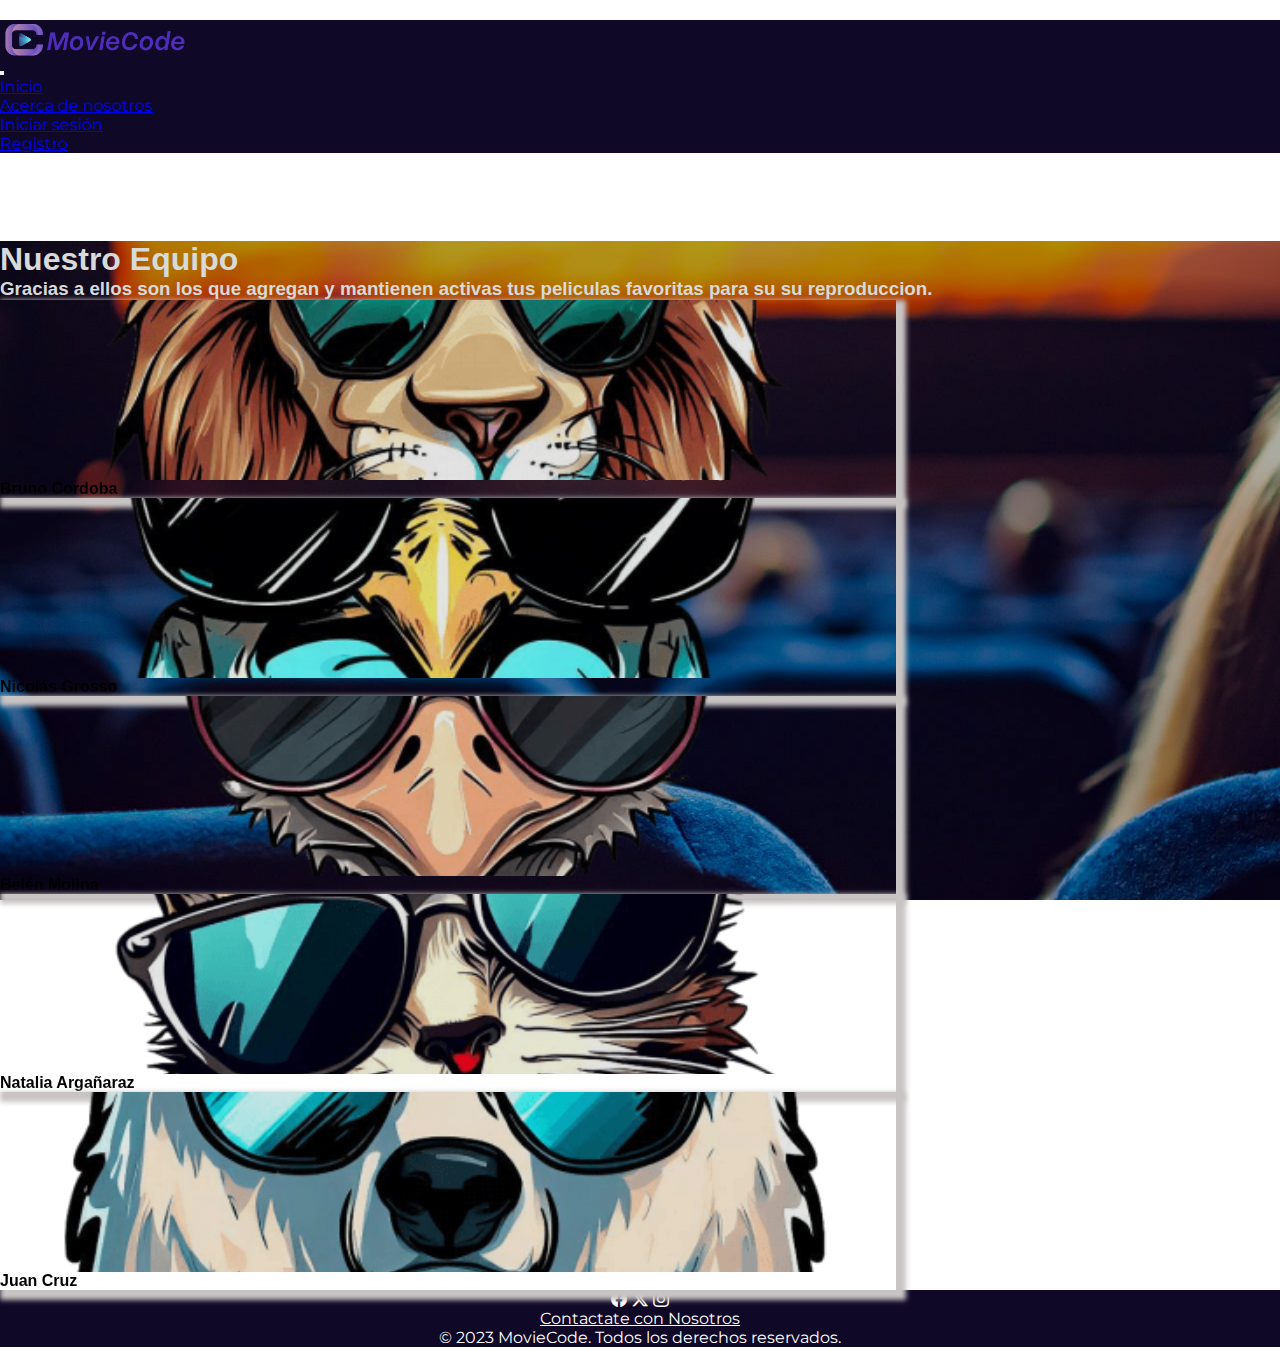
<file: nosotros.html>
<!DOCTYPE html>

<html lang="es">
  <head>
    <meta charset="UTF-8" />
    <meta name="viewport" content="width=device-width, initial-scale=1.0" />
    <!--Link Tipografia-->
    <link rel="preconnect" href="https://fonts.googleapis.com" />
    <link rel="preconnect" href="https://fonts.gstatic.com" crossorigin />
    <link
      href="https://fonts.googleapis.com/css2?family=Montserrat&display=swap"
      rel="stylesheet"
    />
    <!--Link bootstrap-->
    <link
      rel="stylesheet"
      href="https://cdn.jsdelivr.net/npm/bootstrap-icons@1.11.2/font/bootstrap-icons.min.css"
    />
    <link
      href="https://cdn.jsdelivr.net/npm/bootstrap@5.3.2/dist/css/bootstrap.min.css"
      rel="stylesheet"
      integrity="sha384-T3c6CoIi6uLrA9TneNEoa7RxnatzjcDSCmG1MXxSR1GAsXEV/Dwwykc2MPK8M2HN"
      crossorigin="anonymous"
    />
    <!--Link css-->
    <link rel="stylesheet" href="css/style.css" />
    <link rel="stylesheet" href="./css/nosotro.css" />

    <title>MovieCode</title>
    <link rel="icon" href="./img/Claqueta.ico" />
  </head>

  <body>
    <header>
      <nav class="navbar navbar-expand-lg navbar-dark d-flex">
        <div class="container-fluid">
          <div class="imagenNav">
            <a class="navbar-brand navImg" href="#"
              ><img
                class="navLogo"
                src="./img/LogoMovieCodeNew.png"
                alt="Logo de MovieCode"
            /></a>
          </div>
          <button
            class="navbar-toggler"
            type="button"
            data-bs-toggle="collapse"
            data-bs-target="#navbarSupportedContent"
            aria-controls="navbarSupportedContent"
            aria-expanded="false"
            aria-label="Toggle navigation"
          >
            <span class="navbar-toggler-icon"></span>
          </button>
          <div class="collapse navbar-collapse" id="navbarSupportedContent">
            <ul class="navbar-nav ms-auto mb-2 mb-lg-0">
              <li class="nav-item">
                <a class="nav-link active" aria-current="page" href="#"
                  >Inicio</a
                >
              </li>
              <li class="nav-item">
                <a class="nav-link" href="#">Acerca de nosotros</a>
              </li>
              <li class="nav-item">
                <a class="nav-link" href="#">Iniciar sesión</a>
              </li>
              <li class="nav-item">
                <a class="nav-link" href="#">Registro</a>
              </li>
            </ul>
          </div>
        </div>
      </nav>
    </header>
    <main>
      <div class="containers container">
        <h1 class="text-center ">
          <span>Nuestro Equipo</span>
        </h1>
        <h3 class="text-center ">
          <strong
            >Gracias a ellos son los que agregan y mantienen activas tus peliculas favoritas para su
            su reproduccion.</strong
          >
        </h3>

        <div class="row justify-content-center ms-5">
          <article class="col-12 col-md-6 col-lg-4 mb-3">
            <div class="card rounded-circle">
              <img
                src="./img/nosotros3.png"
                class="card-img-top1"
                alt="Bruno Nahuel Cordoba"
              />
              <div class="card-body bg-dark text-light">
                <h4 class="text-center">Bruno Cordoba</h4>
              </div>
            </div>
          </article>
          <article class="col-12 col-md-6 col-lg-4 mb-3">
            <div class="card rounded-circle">
              <img
                src="./img/nosotros2.png"
                class="card-img-top2"
                alt="Nicolás Grosso"
              />
              <div class="card-body bg-dark text-light">
                <h4 class="text-center">Nicolás Grosso</h4>
              </div>
            </div>
          </article>
          <article class="col-12 col-md-6 col-lg-4 mb-3">
            <div class="card rounded-circle">
              <img
                src="./img/nosotros4.png"
                class="card-img-top3"
                alt="María Belén Molina"
              />
              <div class="card-body bg-dark text-light">
                <h4 class="text-center">Belén Molina</h4>
              </div>
            </div>
          </article>

          <div class="row justify-content-center ms-5">
            <article class="col-12 col-md-6 col-lg-4 mb-3">
              <div class="card rounded-circle">
                <img
                  src="./img/nosotros1.png "
                  class="card-img-top4"
                  alt="Natalia Elizabeth Argañaraz "
                />
                <div class="card-body bg-dark text-light">
                  <h4 class="text-center">Natalia  Argañaraz</h4>
                </div>
              </div>
            </article>
            <article class="col-12 col-md-6 col-lg-4 mb-3">
              <div class="card rounded-circle">
                <img
                  src="./img/nosotros5.png"
                  class="card-img-top5"
                  alt="Juan Cruz"
                />
                <div class="card-body bg-dark text-light">
                  <h4 class="text-center">Juan Cruz</h4>
                </div>
              </div>
            </article>
          </div>
        </div>
      </div>
    </main>
    <footer>
        <div class="container">
          <div class="row">
            <div class="col-md-12">
              <h4 class="mt-3 textoFooter">
                <i class="bi bi-facebook me-2"></i>
                <i class="bi bi-twitter-x me-2"></i>
                <i class="bi bi-instagram"></i>
              </h4>
              <a href="#" class="textoFooter">Contactate con Nosotros</a>
              <p class="textoFooter mt-1">
                &copy; 2023 MovieCode. Todos los derechos reservados.
              </p>
            </div>
          </div>
        </div>
      </footer>
  
      <!--Script bootstrap-->
      <script
        src="https://cdn.jsdelivr.net/npm/bootstrap@5.3.2/dist/js/bootstrap.bundle.min.js"
        integrity="sha384-C6RzsynM9kWDrMNeT87bh95OGNyZPhcTNXj1NW7RuBCsyN/o0jlpcV8Qyq46cDfL"
        crossorigin="anonymous"
      ></script>
    </body>
  </html>
</file>
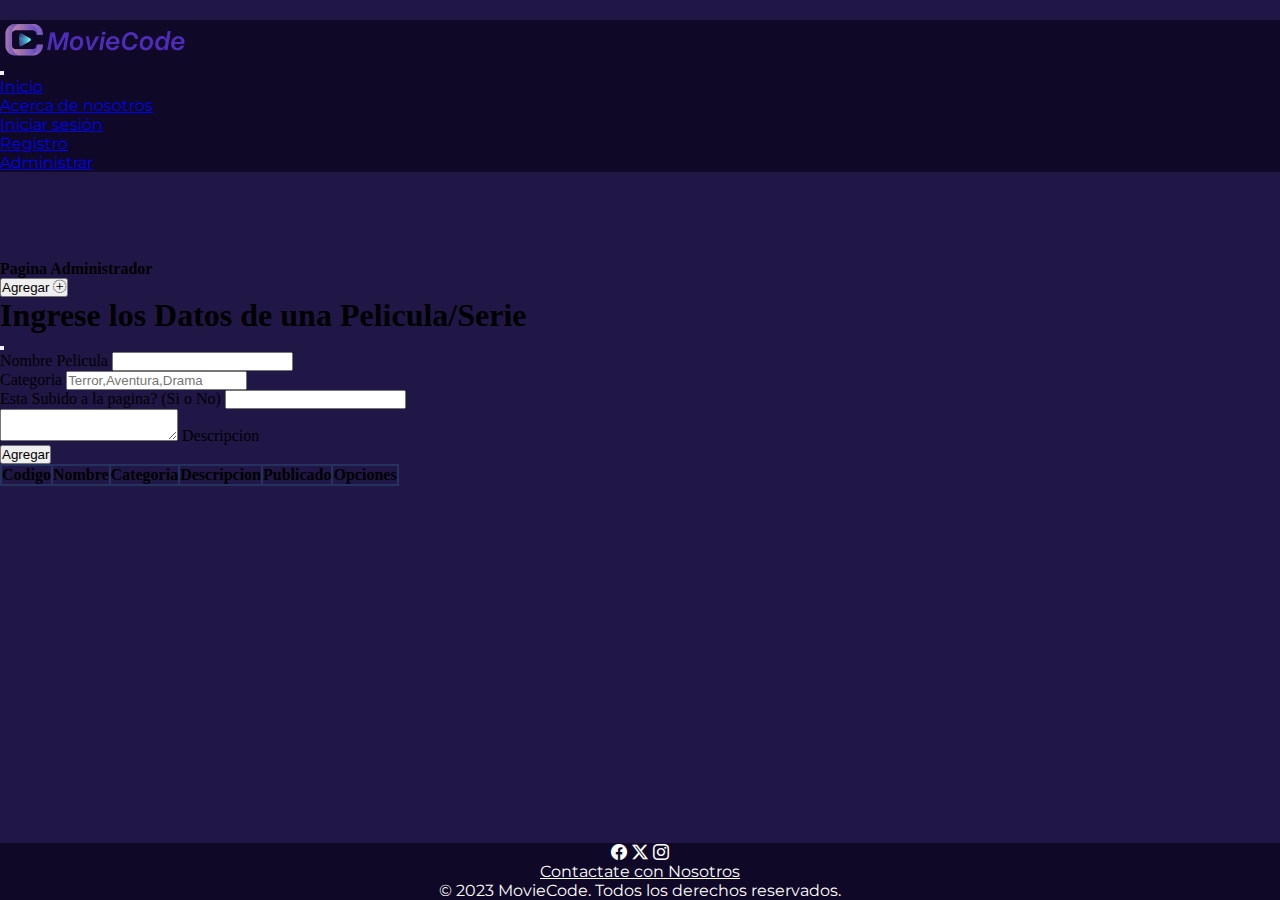
<file: pages/Administracion.html>
<!DOCTYPE html>

<html lang="es">
  <head>
    <meta charset="UTF-8" />
    <meta name="viewport" content="width=device-width, initial-scale=1.0" />
    <!--Link Tipografia-->
    <link rel="preconnect" href="https://fonts.googleapis.com" />
    <link rel="preconnect" href="https://fonts.gstatic.com" crossorigin />
    <link
      href="https://fonts.googleapis.com/css2?family=Montserrat&display=swap"
      rel="stylesheet"
    />
    <!--Link bootstrap-->
    <link
      rel="stylesheet"
      href="https://cdn.jsdelivr.net/npm/bootstrap-icons@1.11.2/font/bootstrap-icons.min.css"
    />
    <link
      href="https://cdn.jsdelivr.net/npm/bootstrap@5.3.2/dist/css/bootstrap.min.css"
      rel="stylesheet"
      integrity="sha384-T3c6CoIi6uLrA9TneNEoa7RxnatzjcDSCmG1MXxSR1GAsXEV/Dwwykc2MPK8M2HN"
      crossorigin="anonymous"
    />
    <!--Link css-->
    <link rel="stylesheet" href="../css/style.css" />
    <title>Administrador</title>
    <link rel="icon" href="../img/Claqueta.ico" />
  </head>

  <body id="admin">
    <header>
      <nav class="navbar navbar-expand-lg navbar-dark d-flex">
        <div class="container-fluid">
          <div class="imagenNav">
            <a class="navbar-brand navImg" href="#"
              ><img
                class="navLogo"
                src="../img/LogoMovieCodeNew.png"
                alt="Logo de MovieCode"
            /></a>
          </div>
          <button
            class="navbar-toggler"
            type="button"
            data-bs-toggle="collapse"
            data-bs-target="#navbarSupportedContent"
            aria-controls="navbarSupportedContent"
            aria-expanded="false"
            aria-label="Toggle navigation"
          >
            <span class="navbar-toggler-icon"></span>
          </button>
          <div class="collapse navbar-collapse" id="navbarSupportedContent">
            <ul class="navbar-nav ms-auto mb-2 mb-lg-0">
              <li class="nav-item">
                <a class="nav-link" aria-current="page" href="#"
                  >Inicio</a
                >
              </li>
              <li class="nav-item">
                <a class="nav-link" href="#">Acerca de nosotros</a>
              </li>
              <li class="nav-item">
                <a class="nav-link" href="#">Iniciar sesión</a>
              </li>
              <li class="nav-item">
                <a class="nav-link" href="#">Registro</a>
              </li>
              <li class="nav-item">
                <a class="nav-link active" href="#">Administrar</a>
              </li>
            </ul>
          </div>
        </div>
      </nav>
    </header>
    <main>
        <h4 class="text-center py-3 text-light">Pagina Administrador</h4>
        <div class="text-end container">
          <!-- Boton para modal -->
          <button
            type="button"
            class="btn btn-primary"
            data-bs-toggle="modal"
            data-bs-target="#modal"
          >
            Agregar <i class="bi bi-plus-circle-dotted"></i>
          </button>
  
          <!-- Modal -->
          <div
            class="modal fade"
            id="modal"
            tabindex="-1"
            aria-labelledby="modalLabel"
            aria-hidden="true"
          >
            <div class="modal-dialog">
              <div class="modal-content">
                <div class="modal-header">
                  <h1 class="modal-title fs-5" id="modalLabel">
                    Ingrese los Datos de una Pelicula/Serie
                  </h1>
                  <button
                    type="button"
                    class="btn-close "
                    data-bs-dismiss="modal"
                    aria-label="Close"
                  ></button>
                </div>
                <div class="modal-body">
                  <!--Formulario-->
                  <form class="text-start">
                    <div class="mb-3">
                      <label for="nombre" class="form-label"
                        >Nombre Pelicula
                      </label>
                      <input
                        type="text"
                        class="form-control"
                        id="nombre"
                        minlength="5"
                        maxlength="15"
                        required
                      />
                    </div>
  
                 
                    <div class="mb-3">
                      <label for="categoria" class="form-label"
                        >Categoria
                      </label>
                      <input
                        type="text"
                        class="form-control"
                        id="categoria"
                        placeholder="Terror,Aventura,Drama"
                        minlength="5"
                        maxlength="15"
                        required
                      />
                    </div>

                    <div class="mb-3">
                      <label for="subidoPagina" class="form-label"
                        >Esta Subido a la pagina? (Si o No)
                      </label>
                      <input
                        type="text"
                        class="form-control"
                        id="subidoPagina"
                        maxlength="2"
                        minlength="2"
                        required
                      />
                    </div>
                    
                   
  
                    <div class="form-floating">
                      <textarea
                        class="form-control "
                        required
                        minlength="10"
                        maxlength="50"
                       
                        id="descripcion"
                      ></textarea>
                      <label for="descripcion">Descripcion</label>
                    </div>
  
                    <div class="my-2 text-end">
                      <button type="submit" class="btn btn-primary">
                        Agregar
                      </button>
                    </div>
                  </form>
                </div>
              </div>
            </div>
          </div>
        </div>
  
        <section class="container">
          <div class="table-responsive ">
            <table class="table table-striped mt-4 text-center">
              <thead>
                <tr>
                  <th scope="col">Codigo</th>
                  <th scope="col">Nombre</th>
                  <th scope="col">Categoria</th>
                  <th scope="col">Descripcion</th>
                  <th scope="col">Publicado</th>
                  <th scope="col">Opciones</th>
                </tr>
              </thead>
              <tbody>
               <!-- <tr>
                  <th scope="row">313123</th>
                  <td>Napoleón</td>
                  <td>Drama Historia Guerra</td>
                  <td>
                    <p>
                      Una mirada personal a los orígenes del líder militar francés
                      y su rápido y despiadado ascenso a emperador.
                    </p>
                  </td>
                  <td>
                    <i
                      <i
                      class="bi bi-file-earmark-excel-fill fs-4 text-danger"
                    ></i>
                  </td>
                  <td >
                    <button type="button" title="Editar" class="btn lapiz fs-4 text-info">
                      <i class="bi bi-pencil-square"></i>
                    </button>
                    <button
                      type="submit"
                      title="Destacar"
                      class="btn estrella fs-4 text-warning"
                    >
                      <i class="bi bi-star-fill"></i>
                    </button>
                    <button type="button" title="Eliminar" class="btn tacho fs-4 text-secondary">
                      <i class="bi bi-trash-fill"></i>
                    </button>
                  </td>
                </tr>-->
              </tbody>
            </table>
          </div>
        </section>
      </main>

    

    <footer>
      <div class="container">
        <div class="row">
          <div class="col-md-12">
            <h4 class="mt-3 textoFooter">
              <i class="bi bi-facebook me-2"></i>
              <i class="bi bi-twitter-x me-2"></i>
              <i class="bi bi-instagram"></i>
            </h4>
            <a href="#" class="textoFooter">Contactate con Nosotros</a>
            <p class="textoFooter mt-1">
              &copy; 2023 MovieCode. Todos los derechos reservados.
            </p>
          </div>
        </div>
      </div>
    </footer>

    <!--Script bootstrap-->
    <script
      src="https://cdn.jsdelivr.net/npm/bootstrap@5.3.2/dist/js/bootstrap.bundle.min.js"
      integrity="sha384-C6RzsynM9kWDrMNeT87bh95OGNyZPhcTNXj1NW7RuBCsyN/o0jlpcV8Qyq46cDfL"
      crossorigin="anonymous"
    ></script>
    <script type="module" src="../js/app.js"></script>
  </body>
</html>
</file>
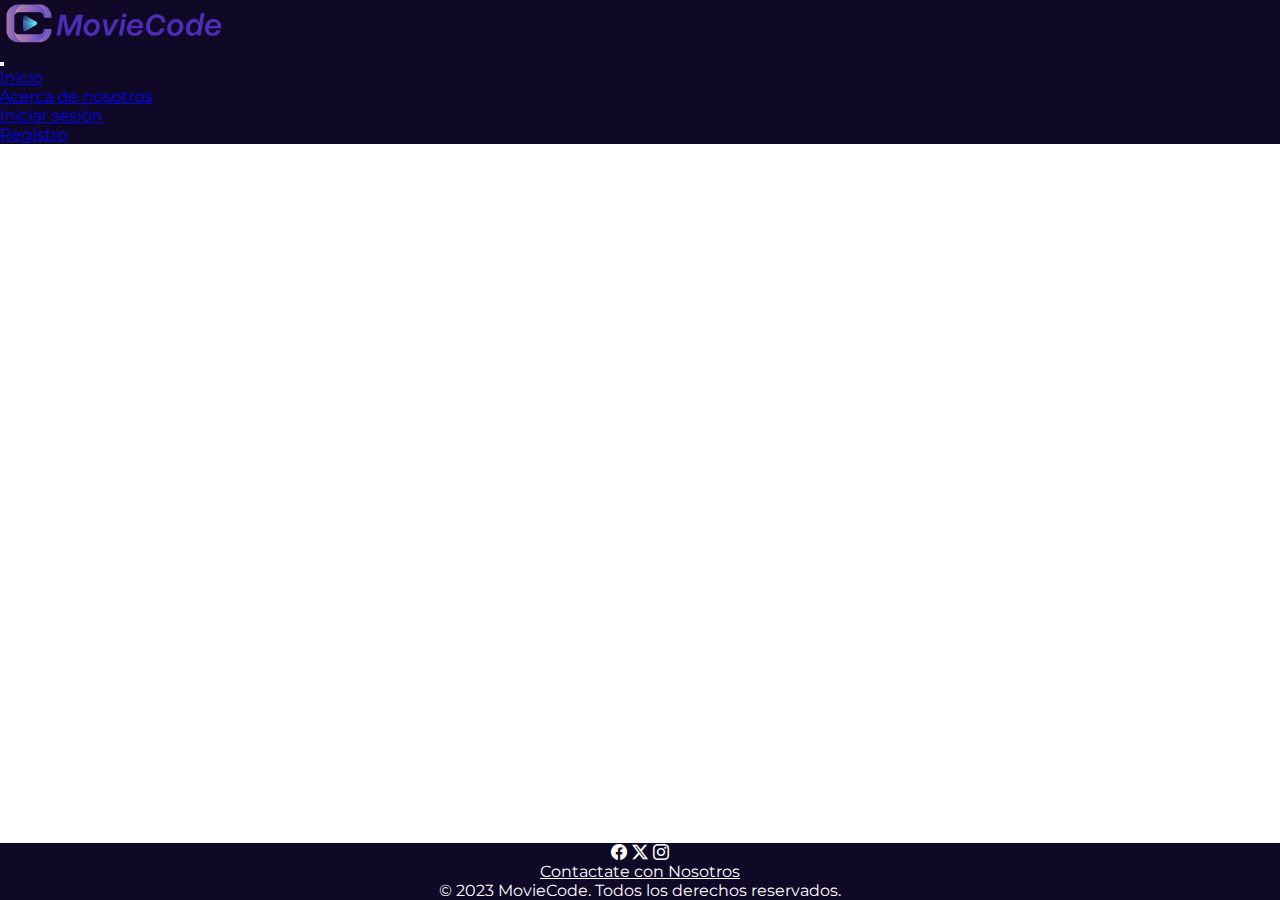
<file: pages/detallepelis.html>
<!DOCTYPE html>
<html lang="es">

<head>
    <meta charset="UTF-8" />
    <meta name="viewport" content="width=device-width, initial-scale=1.0" />
    <!--Link Tipografia-->
    <link rel="preconnect" href="https://fonts.googleapis.com" />
    <link rel="preconnect" href="https://fonts.gstatic.com" crossorigin />
    <link href="https://fonts.googleapis.com/css2?family=Montserrat&display=swap" rel="stylesheet" />
    <!--Link bootstrap-->
    <link rel="stylesheet" href="https://cdn.jsdelivr.net/npm/bootstrap-icons@1.11.2/font/bootstrap-icons.min.css" />
    <link href="https://cdn.jsdelivr.net/npm/bootstrap@5.3.2/dist/css/bootstrap.min.css" rel="stylesheet"
        integrity="sha384-T3c6CoIi6uLrA9TneNEoa7RxnatzjcDSCmG1MXxSR1GAsXEV/Dwwykc2MPK8M2HN" crossorigin="anonymous" />
    <!--Link css-->
    <link rel="stylesheet" href="/css/detalle.css" />
    <title>MovieCode</title>
    <link rel="icon" href="/img/Claqueta.ico" />
</head>

<body>
    <header>
        <nav class="navbar navbar-expand-lg navbar-dark d-flex position-fixed">
            <div class="container-fluid">
                <div class="imagenNav">
                    <a class="navbar-brand navImg" href="../index.html"><img class="navLogo" src="/img/LogoMovieCodeNew.png"
                            alt="Logo de MovieCode" /></a>
                </div>
                <button class="navbar-toggler" type="button" data-bs-toggle="collapse"
                    data-bs-target="#navbarSupportedContent" aria-controls="navbarSupportedContent"
                    aria-expanded="false" aria-label="Toggle navigation">
                    <span class="navbar-toggler-icon"></span>
                </button>
                <div class="collapse navbar-collapse" id="navbarSupportedContent">
                    <ul class="navbar-nav ms-auto mb-2 mb-lg-0">
                        <li class="nav-item">
                            <a class="nav-link" aria-current="page" href="../index.html">Inicio</a>
                        </li>
                        <li class="nav-item">
                            <a class="nav-link" href="./nosotros.html">Acerca de nosotros</a>
                        </li>
                        <li class="nav-item">
                            <a class="nav-link" href="./inicioseccion.html">Iniciar sesión</a>
                        </li>
                        <li class="nav-item">
                            <a class="nav-link" href="./registro.html">Registro</a>
                        </li>
                    </ul>
                </div>
            </div>
        </nav>
    </header>
    <main>
        <div class="card mb-3" id="cuerpoCard">
        </div>
    </main>
    <footer>
        <div class="container">
            <div class="row">
                <div class="col-md-12">
                    <h4 class="mt-3 textoFooter">
                        <i class="bi bi-facebook me-2"></i>
                        <i class="bi bi-twitter-x me-2"></i>
                        <i class="bi bi-instagram"></i>
                    </h4>
                    <a href="../pages/contacto.html" class="textoFooter">Contactate con Nosotros</a>
                    <p class="textoFooter mt-1">
                        &copy; 2023 MovieCode. Todos los derechos reservados.
                    </p>
                </div>
            </div>
        </div>
    </footer>
    <!--Script bootstrap-->
    <script src="https://cdn.jsdelivr.net/npm/bootstrap@5.3.2/dist/js/bootstrap.bundle.min.js"
        integrity="sha384-C6RzsynM9kWDrMNeT87bh95OGNyZPhcTNXj1NW7RuBCsyN/o0jlpcV8Qyq46cDfL"
        crossorigin="anonymous"></script>
    <!--scrip js-->
    <script src="../js/detalle.js"></script>
</body>

</html>
</file>
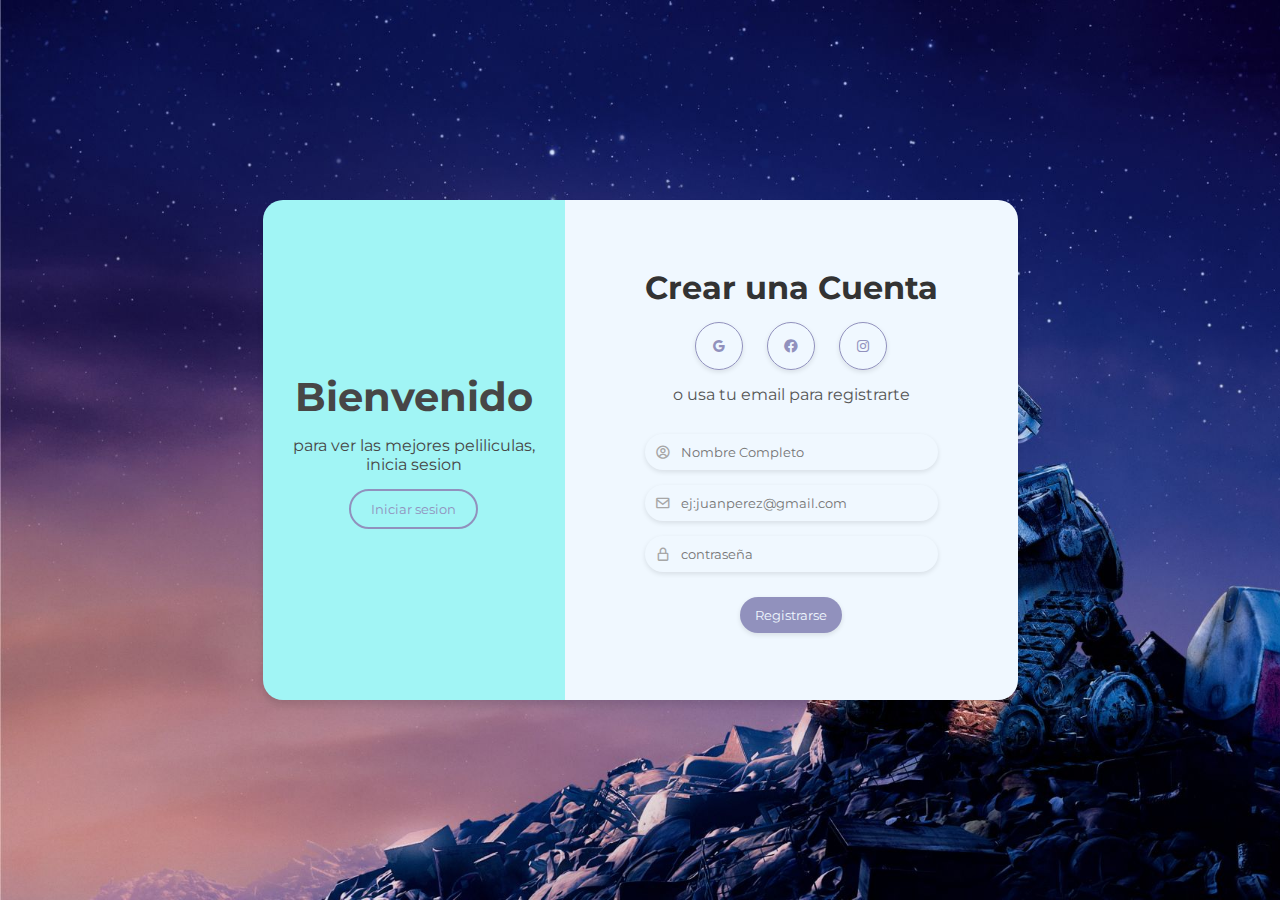
<file: pages/inicioseccion.html>
<!DOCTYPE html>
<html lang="es">
  <head>
    <meta charset="UTF-8" />
    <meta name="viewport" content="width=device-width, initial-scale=1.0" />
    <link rel="preconnect" href="https://fonts.googleapis.com" />
    <link rel="preconnect" href="https://fonts.gstatic.com" crossorigin />
    <link
      href="https://fonts.googleapis.com/css2?family=Bebas+Neue&family=Lora:ital@0;1&family=Montserrat&family=Poppins:wght@400;500;600;700&family=Roboto+Condensed:ital@1&family=Roboto:wght@300&family=Sometype+Mono&display=swap"
      rel="stylesheet"
    />
    <link rel="stylesheet" href="https://cdn.jsdelivr.net/npm/bootstrap-icons@1.11.2/font/bootstrap-icons.min.css" />
    <link href="https://cdn.jsdelivr.net/npm/bootstrap@5.3.2/dist/css/bootstrap.min.css" rel="stylesheet"
        integrity="sha384-T3c6CoIi6uLrA9TneNEoa7RxnatzjcDSCmG1MXxSR1GAsXEV/Dwwykc2MPK8M2HN" crossorigin="anonymous" />
    <link
      href="https://unpkg.com/boxicons@2.1.4/css/boxicons.min.css"
      rel="stylesheet"
    />
    <link rel="stylesheet" href="../css/inicio.css" />
    <title>Formulario de Registro</title>
  </head>
  <body>
      <div class="container-form register">
          <div class="information">
                <div class="info-childs">
                <h2>Bienvenido</h2>
                <p>para ver las mejores peliliculas, inicia sesion</p>
                <input type="button" value="Iniciar sesion" id="sing-in">
                </div>
            </div>
      <div class="form-information">
        <div class="form-information-childs">
          <h2>Crear una Cuenta</h2>
          <div class="icons">
            <i class="bx bxl-google"></i>
            <i class="bx bxl-facebook-circle"></i>
            <i class="bx bxl-instagram"></i>
          </div>
          <p>o usa tu email para registrarte</p>
          <form class="form">
            <label>
              <i class="bx bx-user-circle"></i>
              <input type="text" placeholder="Nombre Completo" />
            </label>
            <label>
              <i class="bx bx-envelope"></i>
              <input type="email" placeholder="ej:juanperez@gmail.com" />
            </label>
            <label>
              <i class="bx bx-lock-alt"></i>
              <input type="text" placeholder="contraseña" />
            </label>
            <input type="submit" value="Registrarse" />
          </form>
        </div>
      </div>
    </div>

    <div class="container-form login hide">
      <div class="information">
        <div class="info-childs">
          <h2>Bienvenido nuevamente!!</h2>
          <p>para ver las mejores peliculas, inicia sesion</p>
          <input type="button" value="Registrarse" id="sing-up">
        </div>
      </div>
      <div class="form-information">
        <div class="form-information-childs">
          <h2>Iniciar Sesion</h2>
          <div class="icons">
            <i class="bx bxl-google"></i>
            <i class="bx bxl-facebook-circle"></i>
            <i class="bx bxl-instagram"></i>
          </div>
          <p>o iniciar sesion con una cuenta</p>
          <form class="form">
            <label>
              <i class="bx bx-envelope"></i>
              <input type="email" placeholder="ej:juanperez@gmail.com" />
            </label>
            <label>
              <i class="bx bx-lock-alt"></i>
              <input type="text" placeholder="contraseña" />
            </label>
            <input type="submit" value="Iniciar sesion" />
          </form>
        </div>
      </div>
    </div>

    <script src="../js/inicio.js"></script>
  </body>
</html>
</file>
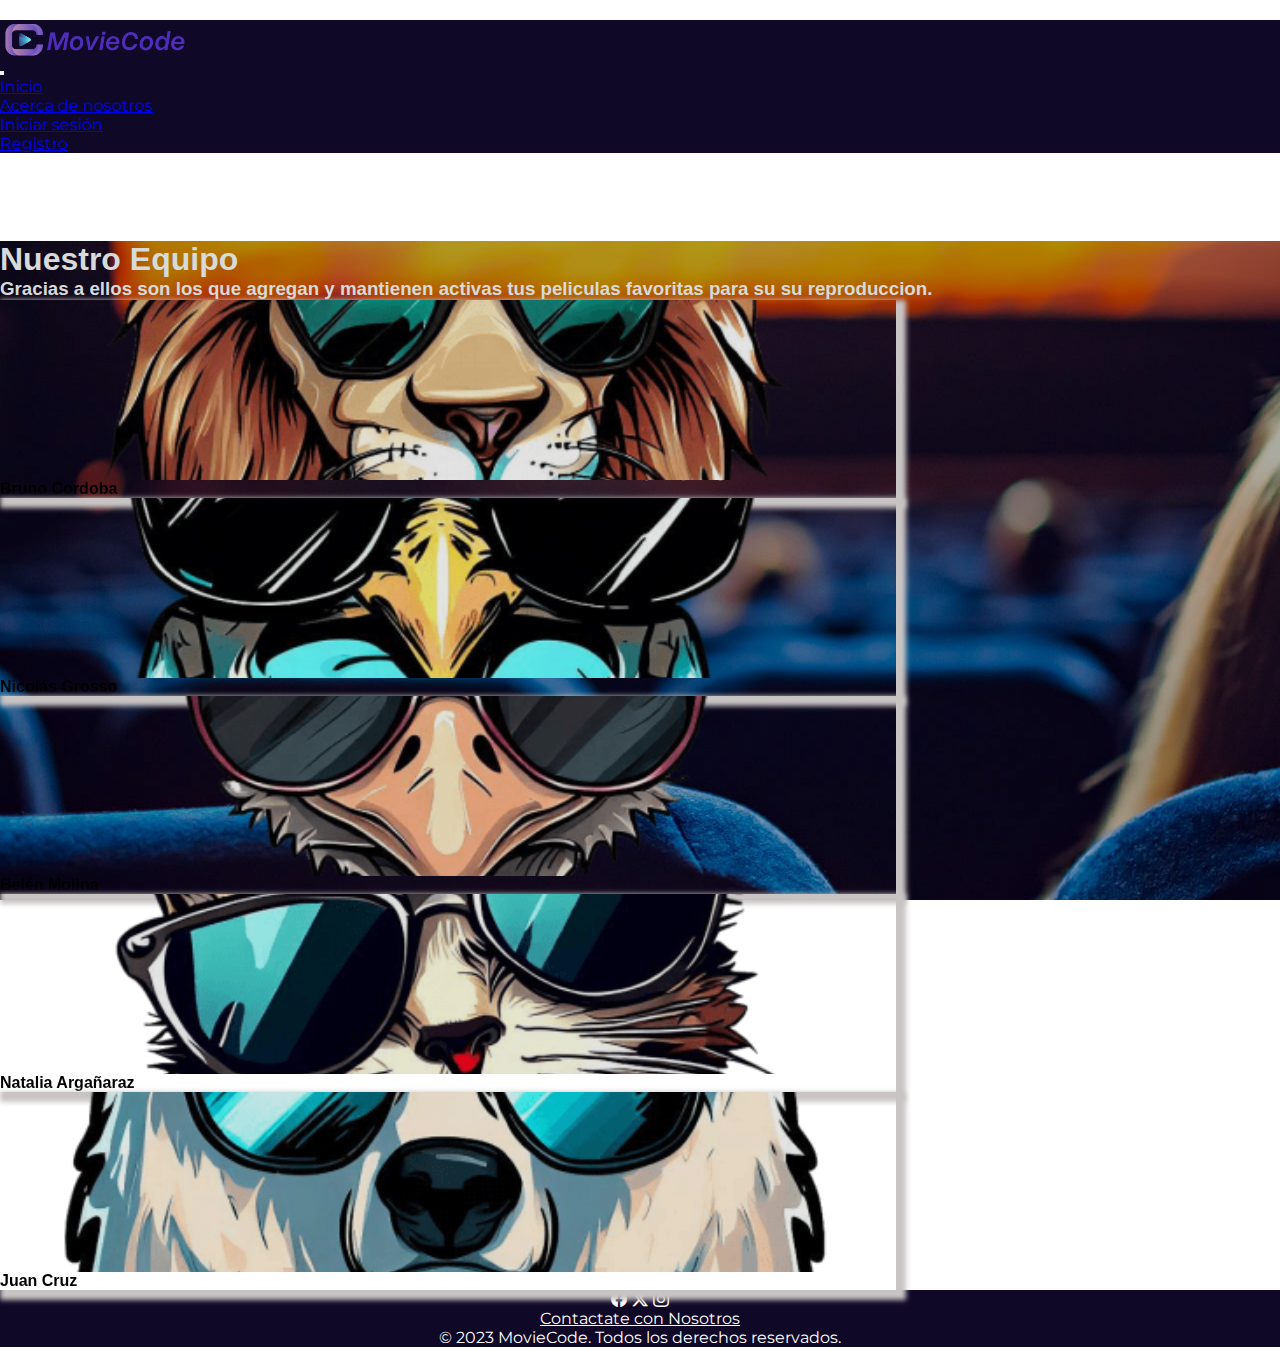
<file: pages/nosotros.html>
<!DOCTYPE html>

<html lang="es">
  <head>
    <meta charset="UTF-8" />
    <meta name="viewport" content="width=device-width, initial-scale=1.0" />
    <!--Link Tipografia-->
    <link rel="preconnect" href="https://fonts.googleapis.com" />
    <link rel="preconnect" href="https://fonts.gstatic.com" crossorigin />
    <link
      href="https://fonts.googleapis.com/css2?family=Montserrat&display=swap"
      rel="stylesheet"
    />
    <!--Link bootstrap-->
    <link
      rel="stylesheet"
      href="https://cdn.jsdelivr.net/npm/bootstrap-icons@1.11.2/font/bootstrap-icons.min.css"
    />
    <link
      href="https://cdn.jsdelivr.net/npm/bootstrap@5.3.2/dist/css/bootstrap.min.css"
      rel="stylesheet"
      integrity="sha384-T3c6CoIi6uLrA9TneNEoa7RxnatzjcDSCmG1MXxSR1GAsXEV/Dwwykc2MPK8M2HN"
      crossorigin="anonymous"
    />
    <!--Link css-->
    <link rel="stylesheet" href="../css/style.css" />
    <link rel="stylesheet" href="../css/nosotro.css" />

    <title>MovieCode</title>
    <link rel="icon" href="../img/Claqueta.ico" />
  </head>

  <body>
    <header>
      <nav class="navbar navbar-expand-lg navbar-dark d-flex position-fixed">
        <div class="container-fluid">
          <div class="imagenNav">
            <a class="navbar-brand navImg" href="../index.html"
              ><img
                class="navLogo"
                src="../img/LogoMovieCodeNew.png"
                alt="Logo de MovieCode"
            /></a>
          </div>
          <button
            class="navbar-toggler"
            type="button"
            data-bs-toggle="collapse"
            data-bs-target="#navbarSupportedContent"
            aria-controls="navbarSupportedContent"
            aria-expanded="false"
            aria-label="Toggle navigation"
          >
            <span class="navbar-toggler-icon"></span>
          </button>
          <div class="collapse navbar-collapse" id="navbarSupportedContent">
            <ul class="navbar-nav ms-auto mb-2 mb-lg-0">
              <li class="nav-item">
                <a class="nav-link" aria-current="page" href="../index.html"
                  >Inicio</a
                >
              </li>
              <li class="nav-item">
                <a class="nav-link active" href="#">Acerca de nosotros</a>
              </li>
              <li class="nav-item">
                <a class="nav-link" href="./inicioseccion.html">Iniciar sesión</a>
              </li>
              <li class="nav-item">
                <a class="nav-link" href="./registro.html">Registro</a>
              </li>
            </ul>
          </div>
        </div>
      </nav>
    </header>
    <main>
      <div class="containers container">
        <h1 class="text-center ">
          <span>Nuestro Equipo</span>
        </h1>
        <h3 class="text-center ">
          <strong
            >Gracias a ellos son los que agregan y mantienen activas tus peliculas favoritas para su
            su reproduccion.</strong
          >
        </h3>

        <div class="row justify-content-center ms-5">
          <article class="col-12 col-md-6 col-lg-4 mb-3">
            <div class="card rounded-circle">
              <img
                src="../img/nosotros3.png"
                class="card-img-top1"
                alt="Bruno Nahuel Cordoba"
              />
              <div class="card-body bg-dark text-light">
                <h4 class="text-center">Bruno Cordoba</h4>
              </div>
            </div>
          </article>
          <article class="col-12 col-md-6 col-lg-4 mb-3">
            <div class="card rounded-circle">
              <img
                src="../img/nosotros2.png"
                class="card-img-top2"
                alt="Nicolás Grosso"
              />
              <div class="card-body bg-dark text-light">
                <h4 class="text-center">Nicolás Grosso</h4>
              </div>
            </div>
          </article>
          <article class="col-12 col-md-6 col-lg-4 mb-3">
            <div class="card rounded-circle">
              <img
                src="../img/nosotros4.png"
                class="card-img-top3"
                alt="María Belén Molina"
              />
              <div class="card-body bg-dark text-light">
                <h4 class="text-center">Belén Molina</h4>
              </div>
            </div>
          </article>

          <div class="row justify-content-center ms-5">
            <article class="col-12 col-md-6 col-lg-4 mb-3">
              <div class="card rounded-circle">
                <img
                  src="../img/nosotros1.png "
                  class="card-img-top4"
                  alt="Natalia Elizabeth Argañaraz "
                />
                <div class="card-body bg-dark text-light">
                  <h4 class="text-center">Natalia  Argañaraz</h4>
                </div>
              </div>
            </article>
            <article class="col-12 col-md-6 col-lg-4 mb-3">
              <div class="card rounded-circle">
                <img
                  src="../img/nosotros5.png"
                  class="card-img-top5"
                  alt="Juan Cruz"
                />
                <div class="card-body bg-dark text-light">
                  <h4 class="text-center">Juan Cruz</h4>
                </div>
              </div>
            </article>
          </div>
        </div>
      </div>
    </main>
    <footer>
        <div class="container">
          <div class="row">
            <div class="col-md-12">
              <h4 class="mt-3 textoFooter">
                <i class="bi bi-facebook me-2"></i>
                <i class="bi bi-twitter-x me-2"></i>
                <i class="bi bi-instagram"></i>
              </h4>
              <a href="#" class="textoFooter">Contactate con Nosotros</a>
              <p class="textoFooter mt-1">
                &copy; 2023 MovieCode. Todos los derechos reservados.
              </p>
            </div>
          </div>
        </div>
      </footer>
  
      <!--Script bootstrap-->
      <script
        src="https://cdn.jsdelivr.net/npm/bootstrap@5.3.2/dist/js/bootstrap.bundle.min.js"
        integrity="sha384-C6RzsynM9kWDrMNeT87bh95OGNyZPhcTNXj1NW7RuBCsyN/o0jlpcV8Qyq46cDfL"
        crossorigin="anonymous"
      ></script>
    </body>
  </html>
</file>
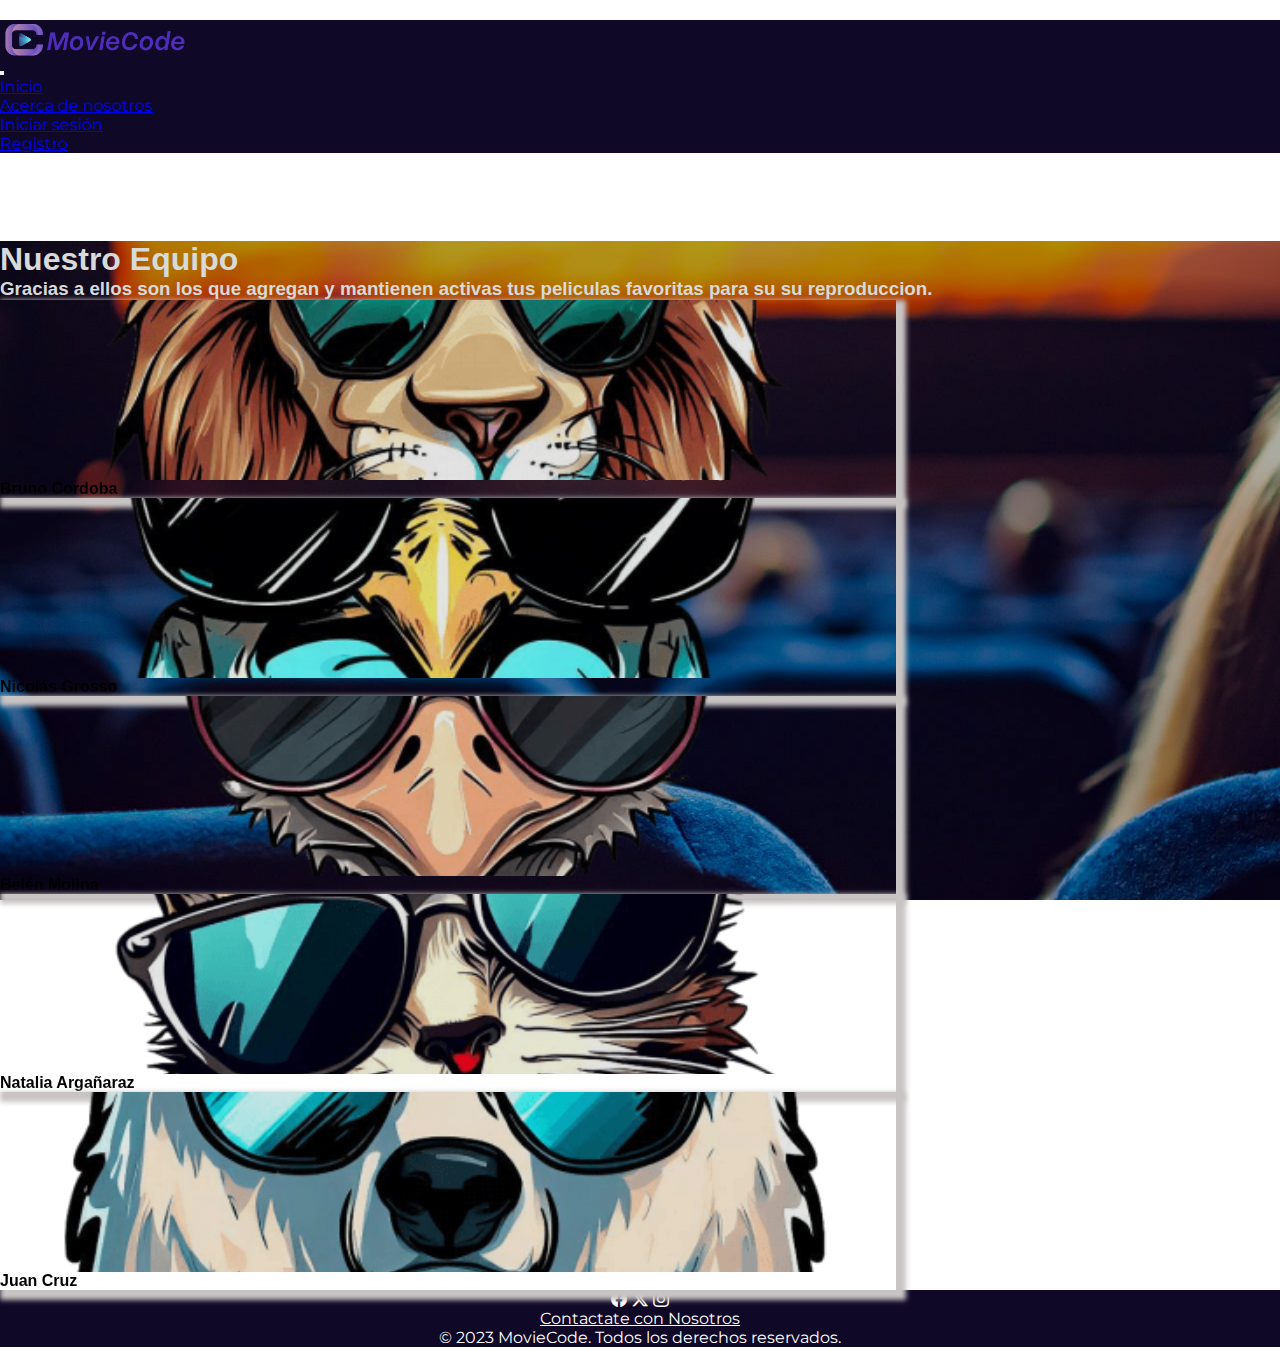
<file: paginas/nosotros.html>
<!DOCTYPE html>

<html lang="es">
  <head>
    <meta charset="UTF-8" />
    <meta name="viewport" content="width=device-width, initial-scale=1.0" />
    <!--Link Tipografia-->
    <link rel="preconnect" href="https://fonts.googleapis.com" />
    <link rel="preconnect" href="https://fonts.gstatic.com" crossorigin />
    <link
      href="https://fonts.googleapis.com/css2?family=Montserrat&display=swap"
      rel="stylesheet"
    />
    <!--Link bootstrap-->
    <link
      rel="stylesheet"
      href="https://cdn.jsdelivr.net/npm/bootstrap-icons@1.11.2/font/bootstrap-icons.min.css"
    />
    <link
      href="https://cdn.jsdelivr.net/npm/bootstrap@5.3.2/dist/css/bootstrap.min.css"
      rel="stylesheet"
      integrity="sha384-T3c6CoIi6uLrA9TneNEoa7RxnatzjcDSCmG1MXxSR1GAsXEV/Dwwykc2MPK8M2HN"
      crossorigin="anonymous"
    />
    <!--Link css-->
    <link rel="stylesheet" href="../css/style.css" />
    <link rel="stylesheet" href="../css/nosotro.css" />

    <title>MovieCode</title>
    <link rel="icon" href="../img/Claqueta.ico" />
  </head>

  <body>
    <header>
      <nav class="navbar navbar-expand-lg navbar-dark d-flex">
        <div class="container-fluid">
          <div class="imagenNav">
            <a class="navbar-brand navImg" href="#"
              ><img
                class="navLogo"
                src="../img/LogoMovieCodeNew.png"
                alt="Logo de MovieCode"
            /></a>
          </div>
          <button
            class="navbar-toggler"
            type="button"
            data-bs-toggle="collapse"
            data-bs-target="#navbarSupportedContent"
            aria-controls="navbarSupportedContent"
            aria-expanded="false"
            aria-label="Toggle navigation"
          >
            <span class="navbar-toggler-icon"></span>
          </button>
          <div class="collapse navbar-collapse" id="navbarSupportedContent">
            <ul class="navbar-nav ms-auto mb-2 mb-lg-0">
              <li class="nav-item">
                <a class="nav-link active" aria-current="page" href="#"
                  >Inicio</a
                >
              </li>
              <li class="nav-item">
                <a class="nav-link" href="#">Acerca de nosotros</a>
              </li>
              <li class="nav-item">
                <a class="nav-link" href="#">Iniciar sesión</a>
              </li>
              <li class="nav-item">
                <a class="nav-link" href="#">Registro</a>
              </li>
            </ul>
          </div>
        </div>
      </nav>
    </header>
    <main>
      <div class="containers container">
        <h1 class="text-center ">
          <span>Nuestro Equipo</span>
        </h1>
        <h3 class="text-center ">
          <strong
            >Gracias a ellos son los que agregan y mantienen activas tus peliculas favoritas para su
            su reproduccion.</strong
          >
        </h3>

        <div class="row justify-content-center ms-5">
          <article class="col-12 col-md-6 col-lg-4 mb-3">
            <div class="card rounded-circle">
              <img
                src="../img/nosotros3.png"
                class="card-img-top1"
                alt="Bruno Nahuel Cordoba"
              />
              <div class="card-body bg-dark text-light">
                <h4 class="text-center">Bruno Cordoba</h4>
              </div>
            </div>
          </article>
          <article class="col-12 col-md-6 col-lg-4 mb-3">
            <div class="card rounded-circle">
              <img
                src="../img/nosotros2.png"
                class="card-img-top2"
                alt="Nicolás Grosso"
              />
              <div class="card-body bg-dark text-light">
                <h4 class="text-center">Nicolás Grosso</h4>
              </div>
            </div>
          </article>
          <article class="col-12 col-md-6 col-lg-4 mb-3">
            <div class="card rounded-circle">
              <img
                src="../img/nosotros4.png"
                class="card-img-top3"
                alt="María Belén Molina"
              />
              <div class="card-body bg-dark text-light">
                <h4 class="text-center">Belén Molina</h4>
              </div>
            </div>
          </article>

          <div class="row justify-content-center ms-5">
            <article class="col-12 col-md-6 col-lg-4 mb-3">
              <div class="card rounded-circle">
                <img
                  src="../img/nosotros1.png "
                  class="card-img-top4"
                  alt="Natalia Elizabeth Argañaraz "
                />
                <div class="card-body bg-dark text-light">
                  <h4 class="text-center">Natalia  Argañaraz</h4>
                </div>
              </div>
            </article>
            <article class="col-12 col-md-6 col-lg-4 mb-3">
              <div class="card rounded-circle">
                <img
                  src="../img/nosotros5.png"
                  class="card-img-top5"
                  alt="Juan Cruz"
                />
                <div class="card-body bg-dark text-light">
                  <h4 class="text-center">Juan Cruz</h4>
                </div>
              </div>
            </article>
          </div>
        </div>
      </div>
    </main>
    <footer>
        <div class="container">
          <div class="row">
            <div class="col-md-12">
              <h4 class="mt-3 textoFooter">
                <i class="bi bi-facebook me-2"></i>
                <i class="bi bi-twitter-x me-2"></i>
                <i class="bi bi-instagram"></i>
              </h4>
              <a href="#" class="textoFooter">Contactate con Nosotros</a>
              <p class="textoFooter mt-1">
                &copy; 2023 MovieCode. Todos los derechos reservados.
              </p>
            </div>
          </div>
        </div>
      </footer>
  
      <!--Script bootstrap-->
      <script
        src="https://cdn.jsdelivr.net/npm/bootstrap@5.3.2/dist/js/bootstrap.bundle.min.js"
        integrity="sha384-C6RzsynM9kWDrMNeT87bh95OGNyZPhcTNXj1NW7RuBCsyN/o0jlpcV8Qyq46cDfL"
        crossorigin="anonymous"
      ></script>
    </body>
  </html>
</file>
<file: css/style.css>
*{
    margin: 0px;
    padding: 0px;
}

.navbar {
    background-color: #0f0826;
    font-family: 'Montserrat', sans-serif;
    
}

/* principal*/
aside{
    width: 100%;
}

video{
    width:100%;
    height: 100vh;
    object-fit: cover;
    position: absolute;
}
img{
    object-fit: cover;
    width: 100%;
    height: 100%;
    display: block;
}
.background--banner{
    height: 100vh;
    width: 100%;
    overflow:hidden;
}
.banner{
    display: flex;
    flex-direction: column;
    width: 100%;
    height: 100vh;
    overflow: hidden;
    position: absolute;
    background-color: transparent black;
}
.imagotipo{
    flex: 1;
    width: 95%;
    margin-inline: auto;
    display: flex;
    flex-direction:column;
    justify-content: end;
    align-items: start;
    gap: 15px;
}
.imagotipoimg{
    min-width: 500px;
}
.catalogos{
    padding-block: 2px;
    background-color: black;
    color: white;

}
.catalogo--peliculas{
    max-width: 95%;
    margin-right: auto;
    margin-left: auto;
    display: grid;
    grid-template-columns: repeat(auto-fit,minmax(180,auto));
    gap:1rem;
    margin-top: 2rem;
   
}
.peliculas{
    display: flex;
    gap: 30px;
    width: 100%;
    height: 270px;
    overflow-x: scroll;
}
.pelis:hover{
   transform: translateY(-10px);
   transition: 0.2 all linear;
    display: flex;

}
.peliculas::-webkit-scrollbar{
    width: 0;
    height: 0;
}
@media( max-width: 1080px){

}
@media (max-width: 991px){
    .catalogo--peliculas {
        display: flex;
        flex-direction: column;
        align-items: center;
    }
    .imagenNav{
        width: 10%;
        margin-top: 20px;
    }
    .peliculas {
        display: flex;
        flex-wrap:nowrap;
        justify-content: space-between;
   
    }
    .pelis {
        width: 50%; /* O el ancho deseado para dispositivos pequeños */
        height: auto;
        margin-bottom: 10px; /* Espaciado entre imágenes */
        object-fit: cover;
    }
}
/* ... */

@media (max-width: 774px) {

    .catalogo--peliculas {
        display: flex;
        flex-direction: column;
        align-items: center;
    }
    .peliculas {
        display: flex;
        flex-wrap: wrap;
        justify-content: center;
    }

    .pelis {
        width: 50%; /* O el ancho deseado para dispositivos pequeños */
        height: auto;
        margin-bottom: 10px; /* Espaciado entre imágenes */
    }
    
}

.imagenNav{
    width: 15%;
    margin-top: 20px;
}


nav {
    position: sticky;
    width: 100%;
    z-index: 1;
    
}

body{
    min-height: 100vh;
    display: flex;
    flex-direction: column;
}
main {
    flex-grow: 1;
    margin-top: 88px;

}
footer{
    background-color: #0f0826;
    height: 100%;
    text-align: center;
}
.imgFooter{
    margin-top: 10px;
    height: 90px;
}
.textoFooter{
    color: white;
    font-family: 'Montserrat', sans-serif;
}
@media (max-width: 576px) {
    .imagenNav {
        width: 50%;
    }
    main {
        margin-top: 70px; 
}

@media screen and (min-width: 778px) {
    nav img {
        width: 45%;
    }
}

}
#admin {
  background-color: #211747;
}

#bodyContacto{
  background-color: #382281;
}

table , td , th , tr{
  border: solid 2px rgb(35, 50, 95);
  border-collapse: collapse;
}

#fondoFormulario{
  border-radius: 1em;
}
</file>
<file: css/nosotro.css>
.card{
   
    width: 70%;
    filter: brightness(90%);
    box-shadow: 5px 5px 5px 5px rgb(223, 218, 218);
    
}


.card:hover{
    filter: brightness(35%);
    transition: 450ms;
}

main{
    font-family: 'Roboto', sans-serif;
	background-image: linear-gradient(rgba(0,0,0,0.3), rgba(0,0,0, 0.3) ), url(../img/nosotros.jpg);
    background-position: center;
    background-attachment: fixed;
    
} 
    span{
        color: rgb(215, 218, 218);
        font-family: 'Lucida Sans', 'Lucida Sans Regular', 'Lucida Grande', 'Lucida Sans Unicode', Geneva, Verdana, sans-serif;
    }
    strong{
        color:rgb(215, 218, 218);
    }


.card-img-top1{
    height: 180px;
}
.card-img-top2{
    height: 180px;
}

.card-img-top3{
    height: 180px;
}
.card-img-top4{
    height: 180px;
}
.card-img-top5{
    height: 180px;
}
</file>
<file: css/detalle.css>
*{
    margin: 0px;
    padding: 0px;
    font-family: 'Montserrat', sans-serif;
}

.navbar {
    background-color: #0f0826;
    font-family: 'Montserrat', sans-serif;
    
}

.imagenNav{
    width: 40%;
}

nav img {
    width: 100%;
}
nav{
    width: 100%;
    z-index: 1;
}

body{
    min-height: 100vh;
    display: flex;
    flex-direction: column;
}

main {
    flex-grow: 1;
}
footer{
    background-color: #0f0826;
    height: 100%;
    margin-top: auto;
    text-align: center;
}
.imgFooter{
    margin-top: 10px;
    height: 90px;
}
.textoFooter{
    color: white;
    font-family: 'Montserrat', sans-serif;
}
.card{
    border: none;
    margin-top: 60px;
}

@media screen and (min-width: 778px){
  
    nav img{
        width: 45%;
    }
    .card{
        margin-left: 200px;
    }
    .img-card{
        border-radius: 10px;
    }
    .imgCard{
        width: 280px;
        margin-top: 20px;
        margin-bottom: 5px;
        margin-right: 10px;
    }
    .card-title{
        margin-top: 30px;
    }
    .card-text{
        margin-top: 30px;
    }
    

    }
</file>
<file: css/inicio.css>
* {
    padding: 0;
    margin: 0;
    box-sizing: border-box;
    font-family: 'Montserrat', sans-serif;
  }
  
  body{
    display: flex;
    align-items: center;
    justify-content: center;
    height: 100vh;
    background-image: url(../img/fondoLoginWally.jpg);
    background-size: cover;
  
  }
  
  .container-form {
    display: flex;
    border-radius: 20px;
    box-shadow: 0 5px 7px rgba(0,0,0,0.1);
    height: 500px;
    max-width: 900px;
    transition: all 1s ease;
    margin: 10px;
  }
  
  .information {
    width: 40%;
    display: flex;
    align-items: center;
    text-align: center;
    background-color: rgb(161, 245, 245);
    border-top-left-radius: 20px;
    border-bottom-left-radius: 20px;
  }
  
  .info-childs{
    width: 100%;
    padding: 0 30px;
  }
  .info-childs h2{
    font-size: 2.5rem;
    color: rgb(71, 70, 70);
  }
  .info-childs p{
    margin: 15px 0;
    color: rgb(71, 70, 70);
  }
  .info-childs input{
    background-color: transparent;
    outline: none;
    border: solid 2px #9191bd;
    border-radius: 20px;
    padding: 10px 20px;
    color: #9191bd;
    cursor: pointer;
    transition: background-color .3 ease;
  }
  .info-childs input:hover {
    background-color: #9191bd;
    border: none;
    color: aliceblue;
    box-shadow: 0 2px 5px rgba(0,0,0,0.1);
  }
  .form-information {
    display: flex;
    align-items: center;
    justify-content: center;
    width: 60%;
    text-align: center;
    background-color: aliceblue;
    border-top-right-radius: 20px;
    border-bottom-right-radius: 20px;
    }
  .form-information-childs {
    padding: 0 30px;
  }
  
  .form-information-childs h2{
  color: #333;
  font-size: 2rem;
  }
  
  .form-information-childs p{
    color: #555;
  }
  .icons {
    margin: 15px 0;
  }
  .icons i{
    border-radius: 50%;
    padding: 15px;
    cursor: pointer;
    margin: 0 10px;
    color: #9191bd;
    border: solid thin #9191bd;
    transition: background-color 0.3s ease;
    box-shadow: 0 2px 5px rgba(0,0,0,0.1);
  }
  .icons i:hover {
    background-color: #9191bd;
    color: aliceblue;
  }
  .form {
    margin: 30px 0 0 0;
  }
  .form label {
    display: flex;
    align-items: center;
    margin-bottom: 15px;
    border-radius: 20px;
    padding: 0 10px;
    background-color: aliceblue;
    box-shadow:0 2px 5px rgba(0,0,0,0.1);
  }
  .form label input {
    width: 100%;
    padding: 10px;
    background-color: aliceblue;
    border: none;
    outline: none;
    border-radius: 20px;
    color: #333;
  }
  .form label i {
    color: #a7a7a7;
  }
  .form input[type="submit"] {
    background-color: #9191bd;
    color: aliceblue;
    border-radius: 20px;
    border: none;
    padding: 10px 15px;
    cursor: pointer;
    margin-top: 10px;
    box-shadow:0 2px 5px rgba(0,0,0,0.1);
  }
  .form input[type="submit"]:hover {
    background-color: #a7a7a9;
  }
  
  .hide {
    position: absolute;
    transform: translateY(-300%)
  }
  
  
  @media screen and (max-width:750px) {
    html {
      font-size: 12px;
    }
  }
  @media screen and (max-width:580px) {
    html {
      font-size: 10px;
    }
    .container-form {
      height: auto;
      flex-direction: column;
    }
    .information {
      width: 100%;
      padding: 20px;
      border-bottom-left-radius: 0px;
      border-top-right-radius: 20px;
      border-top-left-radius: 20px;
      border-bottom-right-radius: 0px;
    }
  
    .form-information {
      width: 100%;
      padding: 20px;
      border-bottom-left-radius: 20px;
      border-top-right-radius: 0;
    }
  }
</file>
